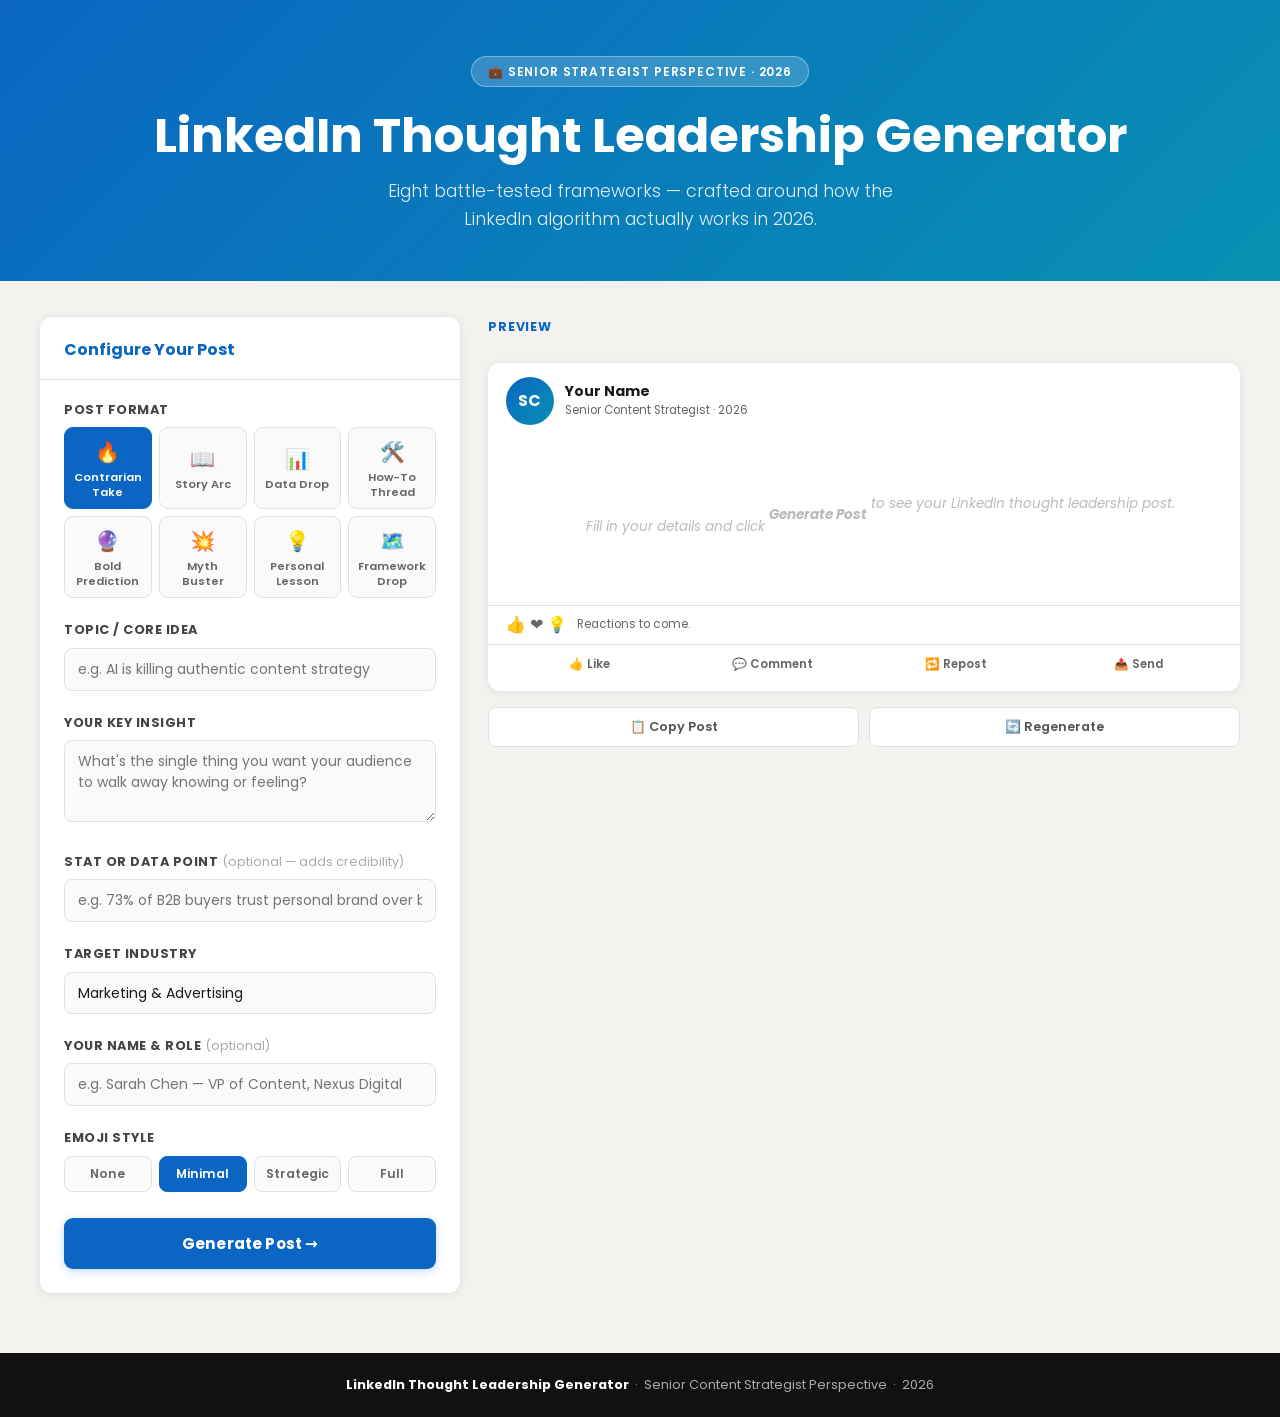
<file: linkedin-generator.html>
<!DOCTYPE html>
<html lang="en">
<head>
  <meta charset="UTF-8" />
  <meta name="viewport" content="width=device-width, initial-scale=1.0" />
  <title>LinkedIn Thought Leadership Generator | Senior Content Strategist · 2026</title>
  <link rel="preconnect" href="https://fonts.googleapis.com" />
  <link href="https://fonts.googleapis.com/css2?family=Poppins:wght@300;400;600;700&display=swap" rel="stylesheet" />
  <style>
    :root {
      --li: #0A66C2;
      --li-dark: #004182;
      --li-light: #e8f0fa;
      --bg: #f3f2ef;
      --white: #ffffff;
      --border: #e0e0e0;
      --text: #191919;
      --muted: #666;
      --success: #057642;
      --warn: #b24020;
    }

    * { box-sizing: border-box; margin: 0; padding: 0; }

    html { scroll-behavior: smooth; }

    body {
      font-family: 'Poppins', system-ui, sans-serif;
      background: var(--bg);
      color: var(--text);
      line-height: 1.6;
    }

    /* ── Header ── */
    header {
      background: linear-gradient(135deg, var(--li) 0%, #0891b2 100%);
      color: white;
      padding: 56px 10% 48px;
      text-align: center;
    }

    .header-badge {
      display: inline-flex;
      align-items: center;
      gap: 6px;
      background: rgba(255,255,255,0.18);
      border: 1px solid rgba(255,255,255,0.35);
      color: white;
      padding: 5px 16px;
      border-radius: 20px;
      font-size: 0.75rem;
      font-weight: 600;
      letter-spacing: 0.07em;
      text-transform: uppercase;
      margin-bottom: 20px;
    }

    header h1 {
      font-size: clamp(1.8rem, 4vw, 3rem);
      font-weight: 700;
      margin-bottom: 12px;
      line-height: 1.2;
    }

    header p {
      font-size: clamp(0.9rem, 2vw, 1.1rem);
      opacity: 0.88;
      font-weight: 300;
      max-width: 560px;
      margin: 0 auto;
    }

    /* ── Layout ── */
    .page-wrap {
      max-width: 1240px;
      margin: 0 auto;
      padding: 36px 20px 60px;
      display: grid;
      grid-template-columns: 420px 1fr;
      gap: 28px;
      align-items: start;
    }

    @media (max-width: 960px) {
      .page-wrap { grid-template-columns: 1fr; }
    }

    /* ── Cards ── */
    .card {
      background: var(--white);
      border-radius: 12px;
      box-shadow: 0 1px 8px rgba(0,0,0,0.09);
      overflow: hidden;
    }

    .card-header {
      padding: 20px 24px 16px;
      border-bottom: 1px solid var(--border);
    }

    .card-header h2 {
      font-size: 1rem;
      font-weight: 700;
      color: var(--li);
    }

    .card-body { padding: 20px 24px 24px; }

    /* ── Form Elements ── */
    .form-section { margin-bottom: 22px; }

    .form-section:last-child { margin-bottom: 0; }

    label {
      display: block;
      font-size: 0.8rem;
      font-weight: 700;
      color: #444;
      margin-bottom: 7px;
      text-transform: uppercase;
      letter-spacing: 0.04em;
    }

    label .opt {
      font-weight: 400;
      color: #aaa;
      text-transform: none;
      letter-spacing: 0;
    }

    input[type="text"],
    textarea,
    select {
      width: 100%;
      padding: 10px 13px;
      border: 1.5px solid var(--border);
      border-radius: 8px;
      font-family: 'Poppins', system-ui, sans-serif;
      font-size: 0.875rem;
      color: var(--text);
      background: #fafafa;
      transition: border-color 0.18s, box-shadow 0.18s, background 0.18s;
      outline: none;
      -webkit-appearance: none;
    }

    input[type="text"]:focus,
    textarea:focus,
    select:focus {
      border-color: var(--li);
      box-shadow: 0 0 0 3px rgba(10,102,194,0.13);
      background: white;
    }

    input.error, textarea.error {
      border-color: var(--warn) !important;
      box-shadow: 0 0 0 3px rgba(178,64,32,0.12) !important;
    }

    textarea { resize: vertical; min-height: 82px; }

    select { cursor: pointer; }

    /* ── Post-type grid ── */
    .type-grid {
      display: grid;
      grid-template-columns: repeat(4, 1fr);
      gap: 7px;
    }

    @media (max-width: 480px) {
      .type-grid { grid-template-columns: repeat(2, 1fr); }
    }

    .type-btn {
      padding: 11px 6px 9px;
      border: 1.5px solid var(--border);
      border-radius: 9px;
      background: #fafafa;
      cursor: pointer;
      text-align: center;
      font-family: 'Poppins', system-ui, sans-serif;
      font-size: 0.7rem;
      font-weight: 600;
      color: #666;
      transition: all 0.17s;
      line-height: 1.3;
    }

    .type-btn:hover {
      border-color: var(--li);
      color: var(--li);
      background: var(--li-light);
    }

    .type-btn.active {
      border-color: var(--li);
      background: var(--li);
      color: white;
    }

    .type-btn .icon {
      display: block;
      font-size: 1.25rem;
      margin-bottom: 5px;
    }

    /* ── Emoji toggles ── */
    .toggle-row {
      display: flex;
      gap: 7px;
    }

    .toggle-btn {
      flex: 1;
      padding: 8px 4px;
      border: 1.5px solid var(--border);
      border-radius: 8px;
      background: #fafafa;
      cursor: pointer;
      text-align: center;
      font-family: 'Poppins', system-ui, sans-serif;
      font-size: 0.76rem;
      font-weight: 600;
      color: #666;
      transition: all 0.17s;
    }

    .toggle-btn.active {
      border-color: var(--li);
      background: var(--li);
      color: white;
    }

    /* ── Generate button ── */
    .gen-btn {
      width: 100%;
      padding: 14px;
      background: var(--li);
      color: white;
      border: none;
      border-radius: 9px;
      font-family: 'Poppins', system-ui, sans-serif;
      font-size: 0.95rem;
      font-weight: 700;
      cursor: pointer;
      transition: background 0.18s, transform 0.1s, box-shadow 0.18s;
      letter-spacing: 0.01em;
      margin-top: 4px;
      box-shadow: 0 2px 8px rgba(10,102,194,0.25);
    }

    .gen-btn:hover {
      background: var(--li-dark);
      transform: translateY(-1px);
      box-shadow: 0 4px 14px rgba(10,102,194,0.3);
    }

    .gen-btn:active { transform: translateY(0); }

    /* ── Preview column ── */
    .preview-col {
      position: sticky;
      top: 20px;
      display: flex;
      flex-direction: column;
      gap: 16px;
    }

    @media (max-width: 960px) {
      .preview-col { position: static; }
    }

    .section-label {
      font-size: 0.78rem;
      font-weight: 700;
      color: var(--li);
      text-transform: uppercase;
      letter-spacing: 0.07em;
      margin-bottom: 10px;
    }

    /* ── LinkedIn Card Mockup ── */
    .li-card { border-radius: 12px; }

    .li-card-top {
      padding: 14px 18px 0;
      display: flex;
      align-items: center;
      gap: 11px;
    }

    .avatar {
      width: 48px;
      height: 48px;
      border-radius: 50%;
      background: linear-gradient(135deg, var(--li), #0891b2);
      display: flex;
      align-items: center;
      justify-content: center;
      color: white;
      font-weight: 700;
      font-size: 1rem;
      flex-shrink: 0;
      letter-spacing: 0.02em;
    }

    .profile-name {
      font-size: 0.875rem;
      font-weight: 700;
      color: var(--text);
      line-height: 1.3;
    }

    .profile-role {
      font-size: 0.73rem;
      color: var(--muted);
      margin-top: 1px;
    }

    .post-body {
      padding: 14px 18px 10px;
      font-size: 0.86rem;
      line-height: 1.7;
      white-space: pre-wrap;
      word-break: break-word;
      color: #1a1a1a;
      min-height: 180px;
    }

    .post-body.placeholder {
      color: #bbb;
      font-style: italic;
      display: flex;
      align-items: center;
      justify-content: center;
      text-align: center;
      padding: 48px 24px;
      font-size: 0.85rem;
    }

    .li-reactions {
      padding: 6px 18px 6px;
      border-top: 1px solid var(--border);
      display: flex;
      align-items: center;
      gap: 4px;
      font-size: 0.74rem;
      color: var(--muted);
    }

    .li-actions {
      padding: 2px 10px 10px;
      border-top: 1px solid var(--border);
      display: flex;
    }

    .li-action {
      flex: 1;
      padding: 8px 4px;
      background: none;
      border: none;
      border-radius: 6px;
      cursor: default;
      font-size: 0.73rem;
      font-weight: 600;
      color: #666;
      font-family: 'Poppins', system-ui, sans-serif;
      display: flex;
      align-items: center;
      justify-content: center;
      gap: 5px;
    }

    /* ── Action row ── */
    .action-row {
      display: flex;
      gap: 10px;
    }

    .act-btn {
      flex: 1;
      padding: 10px 8px;
      border: 1.5px solid var(--border);
      border-radius: 8px;
      background: white;
      cursor: pointer;
      font-family: 'Poppins', system-ui, sans-serif;
      font-size: 0.8rem;
      font-weight: 600;
      color: #555;
      transition: all 0.17s;
    }

    .act-btn:hover { border-color: var(--li); color: var(--li); }

    .act-btn.success { border-color: var(--success); color: var(--success); }

    /* ── Meta card ── */
    .meta-card { display: none; }

    .meta-card .card-body { padding: 0; }

    .meta-row {
      padding: 16px 20px;
      border-bottom: 1px solid var(--border);
    }

    .meta-row:last-child { border-bottom: none; }

    .meta-val {
      font-size: 0.84rem;
      color: #444;
      line-height: 1.65;
      margin-top: 6px;
    }

    .char-display {
      font-size: 0.84rem;
      color: var(--muted);
      font-variant-numeric: tabular-nums;
    }

    .char-display.warn { color: #b45309; }
    .char-display.over { color: var(--warn); }

    .tags-wrap {
      display: flex;
      flex-wrap: wrap;
      gap: 6px;
      margin-top: 7px;
    }

    .tag {
      padding: 3px 11px;
      background: var(--li-light);
      border: 1px solid #c8dcf5;
      border-radius: 20px;
      font-size: 0.75rem;
      color: var(--li);
      font-weight: 600;
      cursor: pointer;
      transition: all 0.15s;
      user-select: none;
    }

    .tag:hover { background: var(--li); color: white; border-color: var(--li); }

    .strat-note {
      background: linear-gradient(135deg, #f0f7ff 0%, #e6f3ff 100%);
      border-left: 3px solid var(--li);
      padding: 13px 16px;
      border-radius: 0 8px 8px 0;
      font-size: 0.8rem;
      color: #333;
      line-height: 1.65;
      margin-top: 7px;
    }

    .strat-note strong { color: var(--li); }

    /* ── Footer ── */
    footer {
      background: #111;
      color: rgba(255,255,255,0.65);
      text-align: center;
      padding: 22px 10%;
      font-size: 0.8rem;
    }

    footer strong { color: white; }

    /* ── Animations ── */
    @keyframes fadeUp {
      from { opacity: 0; transform: translateY(10px); }
      to   { opacity: 1; transform: translateY(0); }
    }

    .fade-in { animation: fadeUp 0.32s ease forwards; }

    /* ── Divider ── */
    .divider { height: 1px; background: var(--border); margin: 4px 0; }
  </style>
</head>
<body>

<header>
  <div class="header-badge">&#x1F4BC; Senior Strategist Perspective &middot; 2026</div>
  <h1>LinkedIn Thought Leadership Generator</h1>
  <p>Eight battle-tested frameworks — crafted around how the LinkedIn algorithm actually works in 2026.</p>
</header>

<div class="page-wrap">

  <!-- ════════════ FORM PANEL ════════════ -->
  <div class="card">
    <div class="card-header">
      <h2>Configure Your Post</h2>
    </div>
    <div class="card-body">

      <!-- Post Format -->
      <div class="form-section">
        <label>Post Format</label>
        <div class="type-grid">
          <button class="type-btn active" data-type="contrarian" onclick="selectType(this)">
            <span class="icon">🔥</span>Contrarian Take
          </button>
          <button class="type-btn" data-type="story" onclick="selectType(this)">
            <span class="icon">📖</span>Story Arc
          </button>
          <button class="type-btn" data-type="data" onclick="selectType(this)">
            <span class="icon">📊</span>Data Drop
          </button>
          <button class="type-btn" data-type="howto" onclick="selectType(this)">
            <span class="icon">🛠️</span>How-To Thread
          </button>
          <button class="type-btn" data-type="prediction" onclick="selectType(this)">
            <span class="icon">🔮</span>Bold Prediction
          </button>
          <button class="type-btn" data-type="myth" onclick="selectType(this)">
            <span class="icon">💥</span>Myth Buster
          </button>
          <button class="type-btn" data-type="lesson" onclick="selectType(this)">
            <span class="icon">💡</span>Personal Lesson
          </button>
          <button class="type-btn" data-type="framework" onclick="selectType(this)">
            <span class="icon">🗺️</span>Framework Drop
          </button>
        </div>
      </div>

      <!-- Topic -->
      <div class="form-section">
        <label>Topic / Core Idea</label>
        <input type="text" id="f-topic"
          placeholder="e.g. AI is killing authentic content strategy" />
      </div>

      <!-- Insight -->
      <div class="form-section">
        <label>Your Key Insight</label>
        <textarea id="f-insight"
          placeholder="What's the single thing you want your audience to walk away knowing or feeling?"></textarea>
      </div>

      <!-- Metric -->
      <div class="form-section">
        <label>Stat or Data Point <span class="opt">(optional — adds credibility)</span></label>
        <input type="text" id="f-metric"
          placeholder="e.g. 73% of B2B buyers trust personal brand over brand ads" />
      </div>

      <!-- Industry -->
      <div class="form-section">
        <label>Target Industry</label>
        <select id="f-industry">
          <option value="marketing">Marketing &amp; Advertising</option>
          <option value="tech">Technology &amp; SaaS</option>
          <option value="finance">Finance &amp; FinTech</option>
          <option value="healthcare">Healthcare &amp; MedTech</option>
          <option value="education">Education &amp; EdTech</option>
          <option value="ecommerce">E-Commerce &amp; Retail</option>
          <option value="services">Professional Services</option>
          <option value="media">Media &amp; Entertainment</option>
          <option value="hr">HR &amp; People Ops</option>
          <option value="startup">Startups &amp; Venture</option>
        </select>
      </div>

      <!-- Role -->
      <div class="form-section">
        <label>Your Name &amp; Role <span class="opt">(optional)</span></label>
        <input type="text" id="f-role"
          placeholder="e.g. Sarah Chen — VP of Content, Nexus Digital" />
      </div>

      <!-- Emoji style -->
      <div class="form-section">
        <label>Emoji Style</label>
        <div class="toggle-row">
          <button class="toggle-btn" data-emoji="none" onclick="selectEmoji(this)">None</button>
          <button class="toggle-btn active" data-emoji="minimal" onclick="selectEmoji(this)">Minimal</button>
          <button class="toggle-btn" data-emoji="strategic" onclick="selectEmoji(this)">Strategic</button>
          <button class="toggle-btn" data-emoji="full" onclick="selectEmoji(this)">Full</button>
        </div>
      </div>

      <button class="gen-btn" onclick="generatePost()">Generate Post →</button>

    </div>
  </div>

  <!-- ════════════ PREVIEW COLUMN ════════════ -->
  <div class="preview-col">

    <!-- LinkedIn card -->
    <div class="section-label">Preview</div>
    <div class="card li-card">
      <div class="li-card-top">
        <div class="avatar" id="avatar">SC</div>
        <div>
          <div class="profile-name" id="profile-name">Your Name</div>
          <div class="profile-role" id="profile-role">Senior Content Strategist · 2026</div>
        </div>
      </div>
      <div class="post-body placeholder" id="post-output">
        Fill in your details and click <strong>Generate Post</strong> to see your LinkedIn thought leadership post.
      </div>
      <div class="li-reactions">
        <span style="font-size:1rem">👍</span>
        <span style="font-size:1rem">❤️</span>
        <span style="font-size:1rem">💡</span>
        <span style="margin-left:6px;">Reactions to come.</span>
      </div>
      <div class="li-actions">
        <div class="li-action">👍 Like</div>
        <div class="li-action">💬 Comment</div>
        <div class="li-action">🔁 Repost</div>
        <div class="li-action">📤 Send</div>
      </div>
    </div>

    <!-- Copy / Regenerate -->
    <div class="action-row">
      <button class="act-btn" id="copy-btn" onclick="copyPost()">📋 Copy Post</button>
      <button class="act-btn" onclick="generatePost()">🔄 Regenerate</button>
    </div>

    <!-- Meta card -->
    <div class="card meta-card" id="meta-card">
      <div class="card-body">

        <div class="meta-row">
          <div class="section-label">Character Count</div>
          <div class="char-display" id="char-count">0 / 3,000</div>
        </div>

        <div class="meta-row">
          <div class="section-label">Recommended Hashtags</div>
          <div class="meta-val" style="font-size:0.75rem;color:var(--muted)">Click a tag to copy it.</div>
          <div class="tags-wrap" id="hashtags"></div>
        </div>

        <div class="meta-row">
          <div class="section-label">Best Time to Post</div>
          <div class="meta-val" id="timing"></div>
        </div>

        <div class="meta-row">
          <div class="section-label">Strategist's Note</div>
          <div class="strat-note" id="strat-note"></div>
        </div>

      </div>
    </div>

  </div><!-- /preview-col -->
</div><!-- /page-wrap -->

<footer>
  <strong>LinkedIn Thought Leadership Generator</strong> &nbsp;·&nbsp; Senior Content Strategist Perspective &nbsp;·&nbsp; 2026
</footer>

<script>
  // ─────────────────────────────────────────────────────
  //  State
  // ─────────────────────────────────────────────────────
  let activeType  = 'contrarian';
  let activeEmoji = 'minimal';
  let spinIdx     = 0; // cycles to produce variation on regenerate

  // ─────────────────────────────────────────────────────
  //  UI helpers
  // ─────────────────────────────────────────────────────
  function selectType(btn) {
    document.querySelectorAll('.type-btn').forEach(b => b.classList.remove('active'));
    btn.classList.add('active');
    activeType = btn.dataset.type;
  }

  function selectEmoji(btn) {
    document.querySelectorAll('.toggle-btn').forEach(b => b.classList.remove('active'));
    btn.classList.add('active');
    activeEmoji = btn.dataset.emoji;
  }

  // ─────────────────────────────────────────────────────
  //  Emoji symbol map
  // ─────────────────────────────────────────────────────
  const SYM = {
    none:     { bul:'', arr:'', fire:'', brain:'', chart:'', key:'', warn:'', up:'↑', spark:'' },
    minimal:  { bul:'→', arr:'→', fire:'→', brain:'→', chart:'→', key:'→', warn:'⚠', up:'↑', spark:'✦' },
    strategic:{ bul:'▸', arr:'→', fire:'🔥', brain:'🧠', chart:'📈', key:'🔑', warn:'⚠️', up:'📈', spark:'✦' },
    full:     { bul:'▸', arr:'➡️', fire:'🔥', brain:'🧠', chart:'📊', key:'🔑', warn:'⚠️', up:'📈', spark:'✨' }
  };

  function sym() { return SYM[activeEmoji] || SYM.minimal; }

  // pick from array with variation
  function pick(arr) { return arr[spinIdx % arr.length]; }

  // ─────────────────────────────────────────────────────
  //  Industry context
  // ─────────────────────────────────────────────────────
  const IND = {
    marketing:  { pros:'marketers',          field:'marketing',             brand:'brand',        action:'campaigns'       },
    tech:       { pros:'product teams',      field:'tech',                  brand:'product',      action:'product launches' },
    finance:    { pros:'finance leaders',    field:'finance',               brand:'firm',         action:'deals'           },
    healthcare: { pros:'health innovators',  field:'healthcare',            brand:'organization', action:'patient outcomes' },
    education:  { pros:'educators',          field:'edtech',                brand:'institution',  action:'learning outcomes'},
    ecommerce:  { pros:'DTC founders',       field:'e-commerce',            brand:'brand',        action:'conversions'     },
    services:   { pros:'consultants',        field:'professional services', brand:'firm',         action:'client results'  },
    media:      { pros:'creators',           field:'media',                 brand:'media brand',  action:'content'         },
    hr:         { pros:'people leaders',     field:'HR',                    brand:'organization', action:'hiring'          },
    startup:    { pros:'founders',           field:'venture',               brand:'startup',      action:'fundraising'     }
  };

  // ─────────────────────────────────────────────────────
  //  Hashtag sets
  // ─────────────────────────────────────────────────────
  const TAGS = {
    contrarian:  ['#ContentStrategy','#ThoughtLeadership','#HotTake','#MarketingTruths','#LinkedInMarketing'],
    story:       ['#PersonalBranding','#Leadership','#ContentMarketing','#Storytelling','#GrowthMindset'],
    data:        ['#DataDriven','#ContentStrategy','#MarketingData','#B2BMarketing','#GrowthMarketing'],
    howto:       ['#ContentCreation','#SocialMediaStrategy','#LinkedInTips','#Marketing2026','#ContentStrategy'],
    prediction:  ['#FutureOfMarketing','#ContentStrategy2026','#MarketingTrends','#SocialMedia2026','#Innovation'],
    myth:        ['#MarketingMyths','#ContentStrategy','#ThoughtLeadership','#LinkedInGrowth','#HotTake'],
    lesson:      ['#Leadership','#PersonalBranding','#ContentMarketing','#GrowthMindset','#Storytelling'],
    framework:   ['#ContentFramework','#MarketingStrategy','#ContentStrategy','#B2BMarketing','#ThoughtLeadership']
  };

  const IND_TAGS = {
    marketing:'#ContentMarketing', tech:'#TechMarketing', finance:'#FinanceMarketing',
    healthcare:'#HealthcareMarketing', education:'#EdTech', ecommerce:'#EcommerceMarketing',
    services:'#ProfessionalServices', media:'#MediaStrategy', hr:'#HRMarketing', startup:'#StartupMarketing'
  };

  // ─────────────────────────────────────────────────────
  //  Timing advice
  // ─────────────────────────────────────────────────────
  const TIMING = {
    contrarian: 'Tue–Thu, 7–9 AM or 12–1 PM in your audience\'s timezone. Contrarian posts spike engagement fastest in morning windows when professionals are primed to debate.',
    story:      'Monday 8 AM or Friday 9 AM. Story-driven posts get the highest dwell time early in the week — or on Fridays when readers are in a reflective headspace.',
    data:       'Tue or Wed, 9–11 AM. Data posts land best mid-week when decision-makers are in planning mode and most likely to save for later.',
    howto:      'Tue–Thu, 10 AM–12 PM. How-to posts get the highest save rate of any format — which is a strong algorithmic signal. Post when your audience is actively working.',
    prediction: 'Monday 7–9 AM. Prediction posts set the agenda for the week and capture the most reshares when posted at the very start of the week.',
    myth:       'Tue–Wed, 8–10 AM. Myth-busting content spikes comments — which LinkedIn\'s algorithm weights heavily in 2026. Morning window is peak debate time.',
    lesson:     'Monday 8 AM or Sunday 8 PM. Reflective personal lesson posts perform best when readers are in a self-improvement mindset at the start of a new week.',
    framework:  'Tue–Thu, 9–11 AM. Framework posts generate the highest profile-visit conversion rate — post when your target audience is actively working and problem-solving.'
  };

  // ─────────────────────────────────────────────────────
  //  Strategist notes
  // ─────────────────────────────────────────────────────
  const NOTES = {
    contrarian: '<strong>Why this works in 2026:</strong> Contrarian posts are the highest-engagement format on LinkedIn. They create immediate cognitive dissonance — the reader\'s first impulse is to agree or push back, which drives comments. The key is being contrarian <em>with evidence</em>, not just for shock value. In a post-AI content landscape, a well-reasoned contrarian take is the rarest signal of genuine expertise.',
    story:      '<strong>Why this works in 2026:</strong> Story-arc posts have the highest dwell time of any LinkedIn format, and dwell time is one of the algorithm\'s strongest ranking signals in 2026. Vulnerability + professional insight is the formula — it humanizes you in a feed saturated with AI-polished content. Always write the hook <em>last</em> — it needs to create enough tension that "see more" is irresistible.',
    data:       '<strong>Why this works in 2026:</strong> Data posts get saved at 3× the rate of pure opinion posts. Saves are a top algorithmic signal this year. The differentiator isn\'t the stat — it\'s your interpretation. Anyone can share a number. Your unique POV is what converts readers into followers. Always cite your source; credibility is currency.',
    howto:      '<strong>Why this works in 2026:</strong> How-to posts have the highest save rate of any format. When someone saves a post, LinkedIn treats it as high-value content and amplifies organic reach. The "save for later" behavior also creates multiple impression opportunities as readers return. Numbered steps signal scannability — readers decide in under two seconds whether to stop scrolling.',
    prediction: '<strong>Why this works in 2026:</strong> Bold prediction posts generate the highest reshare rate — people tag colleagues to start conversations. The key: make your prediction <em>specific</em> enough to be memorable and <em>falsifiable</em> enough to be credible. "Everything will change" is forgettable. A named prediction with a timeline is shareable. First-mover predictions that age well become cornerstone content.',
    myth:       '<strong>Why this works in 2026:</strong> Myth-busting posts generate comment volume by inviting disagreement — which LinkedIn\'s algorithm heavily rewards. Each myth you bust is a micro-post in itself, making the format highly scannable. The best myth-busters come from <em>specific lived experience</em>. Credentials without specificity don\'t persuade anyone in 2026. This format also positions you as an educator — the highest-trust archetype in B2B content.',
    lesson:     '<strong>Why this works in 2026:</strong> Personal lesson posts have the highest comment-to-impression ratio of any format because they invite reciprocal vulnerability. Readers share their own stories in reply, creating a community signal LinkedIn\'s algorithm heavily weights over one-word reactions. The most effective ones are <em>specific</em> (a real moment, not a vague "I was struggling") with a <em>universal application</em>.',
    framework:  '<strong>Why this works in 2026:</strong> Framework posts generate the highest profile-visit conversion rate. When someone finds a framework valuable, they check who built it — converting readers into followers and leads. Naming your framework creates a proprietary asset: your audience will use your terminology, amplifying your brand every time they do. This format is the highest-ROI investment in long-term thought leadership positioning.'
  };

  // ─────────────────────────────────────────────────────
  //  Template functions
  // ─────────────────────────────────────────────────────
  function tmpl_contrarian(topic, insight, metric, ctx) {
    const s = sym();
    const hooks = [
      `The most dangerous belief in ${ctx.field} right now has nothing to do with AI.\n\nIt's this:`,
      `Hot take: Almost everything you've been taught about ${topic.toLowerCase()} was designed to keep you comfortable.\n\nHere's what nobody in the room will actually say:`,
      `I've spent 12 years in content strategy.\n\nThe advice that helped me most? It came from ignoring the "best practices."`,
      `Everyone in ${ctx.field} is optimizing for the wrong metric.\n\nAnd it's costing ${ctx.pros} credibility, reach, and real revenue.`
    ];

    let p = pick(hooks) + '\n\n';
    p += `"${topic}"\n\n`;
    p += `Here's what ${11 + (spinIdx % 5)} years in content strategy actually taught me:\n\n`;
    p += `1. More content ≠ more reach.\n${s.bul} Earn attention once. Make it impossible to forget.\n\n`;
    p += `2. Consistency is overrated. Relevance is the real moat.\n${s.bul} Post when you have something worth saying — not because the calendar says so.\n\n`;
    p += `3. Your audience doesn't care about your ${ctx.brand}.\n${s.bul} They care about themselves. The best content is a mirror, not a megaphone.\n\n`;
    if (metric) p += `${s.chart} The data backs it up: ${metric}\n\n`;
    p += `The real insight: ${insight}\n\n`;
    p += `The ${ctx.pros} winning in 2026 aren't the ones with the biggest budgets or the most consistent posting schedules.\n\n`;
    p += `They're the ones willing to say the thing no one else will — and back it with evidence.\n\n`;
    p += `What's the conventional wisdom in ${ctx.field} that needs to die?\n\nDrop it below. I read every reply.`;
    return p.trim();
  }

  function tmpl_story(topic, insight, metric, ctx) {
    const s = sym();
    const hooks = [
      `Three years ago, I walked into a client meeting completely unprepared.\n\nWhat happened next changed how I think about ${topic.toLowerCase()} forever.`,
      `I almost quit content strategy in 2024.\n\nHere's the moment that changed everything — and what it taught me about ${topic.toLowerCase()}:`,
      `The biggest failure of my career taught me the most important lesson about ${topic.toLowerCase()}.\n\nI've never shared the full story. Until now.`,
      `A junior team member once gave me feedback that hurt.\n\nThey were completely right. And it completely changed how I approach ${topic.toLowerCase()}.`
    ];

    let p = pick(hooks) + '\n\n';
    p += `[The situation]\n`;
    p += `We were six months into a ${ctx.action} that was, by every traditional metric, failing.\n\n`;
    p += `Impressions down. Engagement flat. Team demoralized.\n\n`;
    p += `Then something unexpected happened.\n\n`;
    p += `A single piece of content — one we almost didn't publish — changed everything.\n\n`;
    p += `It wasn't the most polished thing we'd produced.\nIt wasn't the most "on-brand."\n\n`;
    p += `But it was the most honest.\n\n`;
    if (metric) p += `${s.chart} What happened: ${metric}\n\n`;
    p += `Here's what that moment taught me about ${topic}:\n\n`;
    p += `${s.bul} ${insight}\n\n`;
    p += `${s.bul} Authenticity isn't a strategy. It's the only strategy that survives algorithm changes.\n\n`;
    p += `${s.bul} The content your team is most afraid to publish is usually the content your audience needs most.\n\n`;
    p += `In a feed full of AI-polished, perfectly formatted posts, the raw and honest ones stop the scroll every time.\n\n`;
    p += `What's a piece of content you've been sitting on because it feels too vulnerable?\n\nPublish it this week. I promise it outperforms everything else.`;
    return p.trim();
  }

  function tmpl_data(topic, insight, metric, ctx) {
    const s = sym();
    const openings = [
      `${metric || '71% of B2B buyers consume 3+ pieces of thought leadership before contacting a vendor.'}\n\nThis number should reframe how every ${ctx.pros} team allocates its content budget.`,
      `New data just redefined the content game for ${ctx.pros} — and most haven't noticed yet.\n\n${s.chart} ${metric || 'Posts with a clear POV generate 4.7× more comments than information-only content.'}\n\nHere's what it actually means:`,
      `The data on ${topic.toLowerCase()} is in.\n\nAnd it contradicts almost everything ${ctx.pros} were told to do in 2023.\n\n${s.chart} ${metric || 'Authentic personal-brand content outperforms branded content 3:1 on organic reach in 2026.'}`
    ];

    let p = pick(openings) + '\n\n';
    p += `The breakdown:\n\n`;
    p += `${s.bul} Platforms are now rewarding dwell time over click-through rates.\n`;
    p += `${s.bul} AI-generated content is being filtered by audiences in under 1.3 seconds on average.\n`;
    p += `${s.bul} Personal brand accounts are outpacing ${ctx.brand} pages by 3:1 on organic reach — a gap that's widening.\n\n`;
    p += `What this means for ${ctx.pros} right now:\n\n`;
    p += `1. Your ${ctx.brand} needs a human face. Not a mascot. A real person with a real perspective.\n\n`;
    p += `2. ${insight}\n\n`;
    p += `3. The ${ctx.pros} investing in thought leadership today are building a compound asset. Ad spend rents attention. Content strategy owns it.\n\n`;
    p += `The data is clear.\nThe strategy is clear.\n\nWhat's stopping most ${ctx.pros} is execution — specifically, the willingness to put a genuine POV in writing and publish it.\n\n`;
    p += `What's the hardest part of thought leadership for your ${ctx.brand}? Let's problem-solve in the comments.`;
    return p.trim();
  }

  function tmpl_howto(topic, insight, metric, ctx) {
    const s = sym();
    const hooks = [
      `How to build a ${topic} system that works — without burning out your team:\n\nMost ${ctx.pros} fail at step one. Here's the framework I've refined over a decade:`,
      `I've worked with 40+ ${ctx.pros} on ${topic}.\n\nHere's the exact 5-step process that actually moves the needle (and why most people skip the most important step):`,
      `Stop overcomplicating ${topic}.\n\nAfter 12 years of building content strategies for ${ctx.pros}, here's the framework I come back to every time:`
    ];

    let p = pick(hooks) + '\n\n';
    p += `Step 1: Define the one outcome — not ten.\n`;
    p += `${s.bul} Every post should move one specific person one specific step toward one specific action. Not three people in five directions.\n\n`;
    p += `Step 2: Engineer the hook before you write the content.\n`;
    p += `${s.bul} Your first line earns the "see more" click. Write your hook last — after you know what you're actually saying.\n\n`;
    p += `Step 3: Lead with the insight. Support it with the story.\n`;
    p += `${s.bul} ${insight}\n\n`;
    p += `Step 4: Create one "save-worthy" moment per post.\n`;
    p += `${s.bul} A framework. A counterintuitive stat. A sharp reframe. Give people a reason to bookmark it.\n\n`;
    p += `Step 5: End with a question — never a pitch.\n`;
    p += `${s.bul} Questions open conversations. Pitches close them. LinkedIn rewards posts that generate meaningful dialogue.\n\n`;
    if (metric) p += `${s.chart} When applied consistently: ${metric}\n\n`;
    p += `The truth most ${ctx.pros} don't want to hear:\n\n`;
    p += `Consistency is a tactic. Resonance is the strategy.\n\n`;
    p += `You can post every day and still be invisible. Or post once a week with genuine authority and watch the compound effect build.\n\n`;
    p += `Save this. Come back to it the next time you're staring at a blank content calendar.`;
    return p.trim();
  }

  function tmpl_prediction(topic, insight, metric, ctx) {
    const s = sym();
    const hooks = [
      `${s.warn} Bold call: ${topic} will fundamentally change how top ${ctx.pros} work by the end of 2026.\n\nHere's my evidence — and what to do before the window closes:`,
      `I'm going on record.\n\n${topic} is about to create the biggest divide between winning and losing ${ctx.pros} in a decade.`,
      `The inflection point for ${topic} in ${ctx.field} is here.\n\nI've watched this pattern in content for 12 years. This time, the shift is moving faster.`
    ];

    let p = pick(hooks) + '\n\n';
    p += `Signal 1: The platforms are already rewarding it.\n`;
    p += `${s.up} LinkedIn shifted its algorithm twice in the past six months. Both changes favor original POV over curated and AI-assisted content.\n\n`;
    p += `Signal 2: Early adopters are seeing outsized returns.\n`;
    p += `${s.up} The ${ctx.pros} who leaned into this 12 months ago have 3× the audience growth of their peers — with no paid amplification.\n\n`;
    p += `Signal 3: The window is closing fast.\n`;
    p += `${s.bul} ${insight}\n\n`;
    if (metric) p += `${s.chart} ${metric}\n\n`;
    p += `The ${ctx.pros} who move in the next 90 days will be the ones teaching everyone else in 2027.\n\n`;
    p += `The ones who wait will be writing post-mortems about what they missed.\n\n`;
    p += `I've watched this exact pattern repeat across every major platform shift of the last decade.\n\n`;
    p += `This is the biggest inflection point I've seen yet for ${ctx.field}.\n\n`;
    p += `What's your prediction for ${ctx.field} by end of 2026? I'd genuinely like to know where you think this is headed.`;
    return p.trim();
  }

  function tmpl_myth(topic, insight, metric, ctx) {
    const s = sym();
    const hooks = [
      `${s.warn} Stop believing these ${topic} myths.\n\nThey're costing ${ctx.pros} credibility, reach, and real revenue in 2026:`,
      `I've heard the same bad advice about ${topic} at every conference for a decade.\n\nTime to kill it — with specifics, not opinions:`,
      `The "${topic}" best practices most ${ctx.pros} follow are based on data from 2019.\n\nHere's what's actually true right now:`
    ];

    let p = pick(hooks) + '\n\n';
    p += `MYTH: More posting = more growth.\n`;
    p += `REALITY: Posting five times a week with nothing to say trains your audience to scroll past you. One post that earns ten minutes of attention beats ten posts that earn ten seconds. Frequency is not a strategy.\n\n`;
    p += `MYTH: You need a big audience to have influence.\n`;
    p += `REALITY: A tight community of 500 people who genuinely trust you converts better than 50,000 passive followers. Depth beats breadth — especially in B2B.\n\n`;
    p += `MYTH: ${topic} is about reaching new people.\n`;
    p += `REALITY: ${insight}\n\n`;
    if (metric) p += `${s.chart} The data: ${metric}\n\n`;
    p += `MYTH: AI will replace the content strategist.\n`;
    p += `REALITY: AI replaced the content producer. The strategist who knows how to direct AI — and when to override it — just became 10× more valuable than they were 18 months ago.\n\n`;
    p += `I've made every one of these mistakes personally. Some cost me clients. All of them taught me something.\n\n`;
    p += `The good news: every one is fixable in a single strategy session.\n\n`;
    p += `Which myth were you most guilty of?\n\nNo judgment — I'll go first in the comments.`;
    return p.trim();
  }

  function tmpl_lesson(topic, insight, metric, ctx) {
    const s = sym();
    const hooks = [
      `I almost walked away from content strategy in 2024.\n\nHere's the lesson that kept me — and the one thing I wish someone had told me sooner about ${topic.toLowerCase()}:`,
      `The feedback that stung most in my career came from a junior team member.\n\nThey were completely right. Here's what it taught me about ${topic.toLowerCase()}:`,
      `I spent two years optimizing the wrong things.\n\nReal talk: here's what ${topic.toLowerCase()} actually taught me when I finally slowed down enough to pay attention.`
    ];

    let p = pick(hooks) + '\n\n';
    p += `I was obsessed with metrics that looked impressive in decks.\n\nImpressions. Follower growth. Share of voice.\n\n`;
    p += `None of it translated to the thing clients and employers actually cared about: trust and revenue.\n\n`;
    p += `The shift happened when I stopped asking:\n"How do we reach more people?"\n\n`;
    p += `And started asking:\n"How do we matter more to the right people?"\n\n`;
    p += `Three things I learned the hard way:\n\n`;
    p += `${s.bul} ${insight}\n\n`;
    p += `${s.bul} Your personal credibility is your content's most powerful distribution channel. Build it deliberately — and protect it ruthlessly.\n\n`;
    p += `${s.bul} The content that feels most vulnerable to publish almost always performs best. Not because vulnerability is a tactic — because honesty is rare, and rare things stop the scroll.\n\n`;
    if (metric) p += `${s.chart} ${metric}\n\n`;
    p += `In ${ctx.field}, we're trained to project confidence and polish.\n\n`;
    p += `But the ${ctx.pros} people actually follow? They share the real story — not just the highlight reel.\n\n`;
    p += `What's a hard lesson your career in ${ctx.field} has taught you?\n\nShare it below. Your experience might be exactly what someone else needs to read today.`;
    return p.trim();
  }

  function tmpl_framework(topic, insight, metric, ctx) {
    const s = sym();
    const names = ['ECHO', 'CORE', 'SIGNAL', 'PRISM', 'ANCHOR', 'ORBIT'];
    const name = names[spinIdx % names.length];
    const hooks = [
      `The ${name} Framework for ${topic}:\n\n(Built over 12 years of content strategy — sharing it publicly for the first time.)`,
      `After working with 40+ ${ctx.pros} on ${topic}, I've distilled everything into one framework.\n\nI call it ${name}. Here's how to use it:`,
      `Most ${ctx.pros} overcomplicate ${topic}.\n\nHere's the ${name} Framework — four principles that simplify it down to what actually works.`
    ];

    const pillars = [
      [`E — Earn attention before you ask for it.`, `The first job of any content is to be worth consuming. Not just relevant — genuinely valuable to the specific person you're trying to reach.`],
      [`C — Context shapes everything.`, `The same message lands completely differently depending on when, where, and to whom you deliver it. Format your content for the platform, not your portfolio.`],
      [`H — Hook first, substance second.`, `Your opening earns the read. Your substance earns the save and the share. Never bury the insight.`],
      [`O — Own your perspective.`, insight],
    ];

    const altPillars = [
      [`C — Clarity over cleverness.`, `The smartest-sounding post is rarely the most effective one. Write for your audience's clarity, not your own credibility.`],
      [`O — One outcome per post.`, `Every piece of content should move one person one step closer to one action. Multi-outcome posts diffuse impact.`],
      [`R — Resonance beats reach.`, `A post that deeply moves 200 people outperforms one that mildly interests 20,000. Build depth before breadth.`],
      [`E — Evidence, always.`, insight],
    ];

    const usePillars = spinIdx % 2 === 0 ? pillars : altPillars;

    let p = pick(hooks) + '\n\n';
    usePillars.forEach(([title, desc]) => {
      p += `${title}\n${s.bul} ${desc}\n\n`;
    });

    if (metric) p += `${s.chart} When applied consistently: ${metric}\n\n`;
    p += `The reason most ${ctx.pros} struggle with ${topic} isn't skill or budget.\n\n`;
    p += `It's executing tactics before installing a framework.\n\n`;
    p += `Frameworks eliminate decision fatigue. They let you move faster, with more consistency, and with less second-guessing.\n\n`;
    p += `This one took me a decade to distill. You can apply it tomorrow.\n\n`;
    p += `Save this post.\n\nAnd if you want to see the ${name} Framework applied to your specific situation — drop "${name}" in the comments and I'll show you how I'd adapt it.`;
    return p.trim();
  }

  // ─────────────────────────────────────────────────────
  //  Template dispatch
  // ─────────────────────────────────────────────────────
  const TMPLS = {
    contrarian: tmpl_contrarian,
    story:      tmpl_story,
    data:       tmpl_data,
    howto:      tmpl_howto,
    prediction: tmpl_prediction,
    myth:       tmpl_myth,
    lesson:     tmpl_lesson,
    framework:  tmpl_framework
  };

  // ─────────────────────────────────────────────────────
  //  Generate
  // ─────────────────────────────────────────────────────
  function generatePost() {
    const topic   = document.getElementById('f-topic').value.trim();
    const insight = document.getElementById('f-insight').value.trim();
    const metric  = document.getElementById('f-metric').value.trim();
    const industry= document.getElementById('f-industry').value;
    const role    = document.getElementById('f-role').value.trim();

    // Validation
    let valid = true;
    ['f-topic','f-insight'].forEach(id => {
      const el = document.getElementById(id);
      if (!el.value.trim()) {
        el.classList.add('error');
        valid = false;
        setTimeout(() => el.classList.remove('error'), 2200);
      }
    });
    if (!valid) {
      document.getElementById('f-topic').focus();
      return;
    }

    spinIdx = (spinIdx + 1) % 12;

    const ctx = IND[industry] || IND.marketing;
    const fn  = TMPLS[activeType];
    const text = fn(topic, insight, metric, ctx);

    // Profile
    if (role) {
      const sep   = role.match(/[—\-,]/);
      const name  = sep ? role.slice(0, role.indexOf(sep[0])).trim() : role;
      const rl    = sep ? role.slice(role.indexOf(sep[0]) + 1).trim() : 'Senior Content Strategist · 2026';
      const init  = name.split(/\s+/).map(w => w[0]).join('').toUpperCase().slice(0, 2);
      document.getElementById('avatar').textContent       = init;
      document.getElementById('profile-name').textContent = name;
      document.getElementById('profile-role').textContent = rl;
    } else {
      document.getElementById('avatar').textContent       = 'SC';
      document.getElementById('profile-name').textContent = 'Your Name';
      document.getElementById('profile-role').textContent = 'Senior Content Strategist · 2026';
    }

    // Post body
    const out = document.getElementById('post-output');
    out.textContent = text;
    out.classList.remove('placeholder');
    out.classList.add('fade-in');
    setTimeout(() => out.classList.remove('fade-in'), 400);

    // Char count
    const len = text.length;
    const countEl = document.getElementById('char-count');
    countEl.textContent = `${len.toLocaleString()} / 3,000 characters`;
    countEl.className = 'char-display' + (len > 3000 ? ' over' : len > 2500 ? ' warn' : '');

    // Hashtags
    const baseTags = (TAGS[activeType] || []).slice(0, 5);
    const indTag   = IND_TAGS[industry] || '#Marketing';
    const allTags  = [...new Set([...baseTags, indTag])].slice(0, 6);
    document.getElementById('hashtags').innerHTML =
      allTags.map(t => `<span class="tag" onclick="copyTag('${t}',this)">${t}</span>`).join('');

    // Timing + note
    document.getElementById('timing').textContent    = TIMING[activeType] || TIMING.contrarian;
    document.getElementById('strat-note').innerHTML  = NOTES[activeType] || '';

    // Show meta card
    const meta = document.getElementById('meta-card');
    meta.style.display = 'block';
    meta.classList.add('fade-in');
    setTimeout(() => meta.classList.remove('fade-in'), 400);

    // Reset copy button
    const copyBtn = document.getElementById('copy-btn');
    copyBtn.textContent = '📋 Copy Post';
    copyBtn.classList.remove('success');
  }

  // ─────────────────────────────────────────────────────
  //  Copy utilities
  // ─────────────────────────────────────────────────────
  function copyPost() {
    const out = document.getElementById('post-output');
    if (out.classList.contains('placeholder') || !out.textContent.trim()) return;
    navigator.clipboard.writeText(out.textContent).then(() => {
      const btn = document.getElementById('copy-btn');
      btn.textContent = '✓ Copied to clipboard';
      btn.classList.add('success');
      setTimeout(() => {
        btn.textContent = '📋 Copy Post';
        btn.classList.remove('success');
      }, 2600);
    });
  }

  function copyTag(tag, el) {
    navigator.clipboard.writeText(tag).then(() => {
      const orig = el.textContent;
      el.textContent = '✓ Copied';
      setTimeout(() => { el.textContent = orig; }, 1400);
    });
  }
</script>

</body>
</html>
</file>
